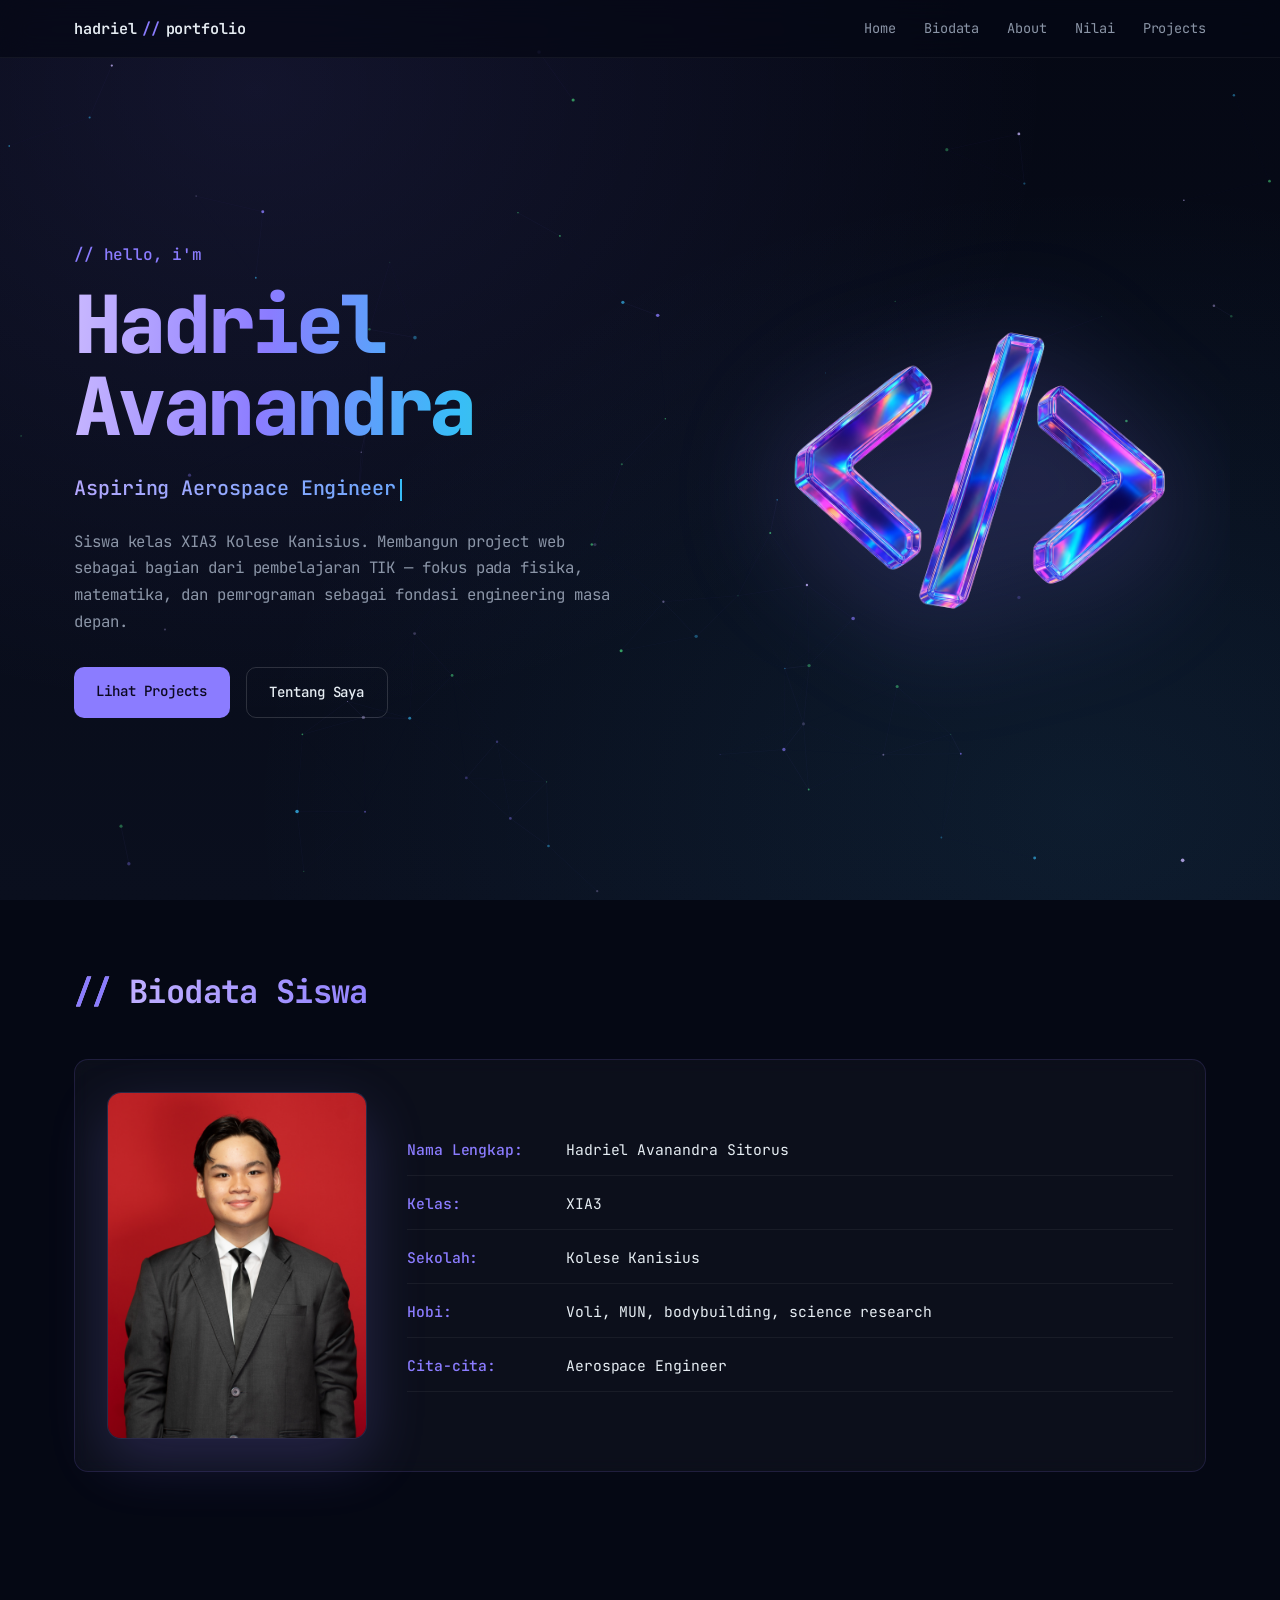
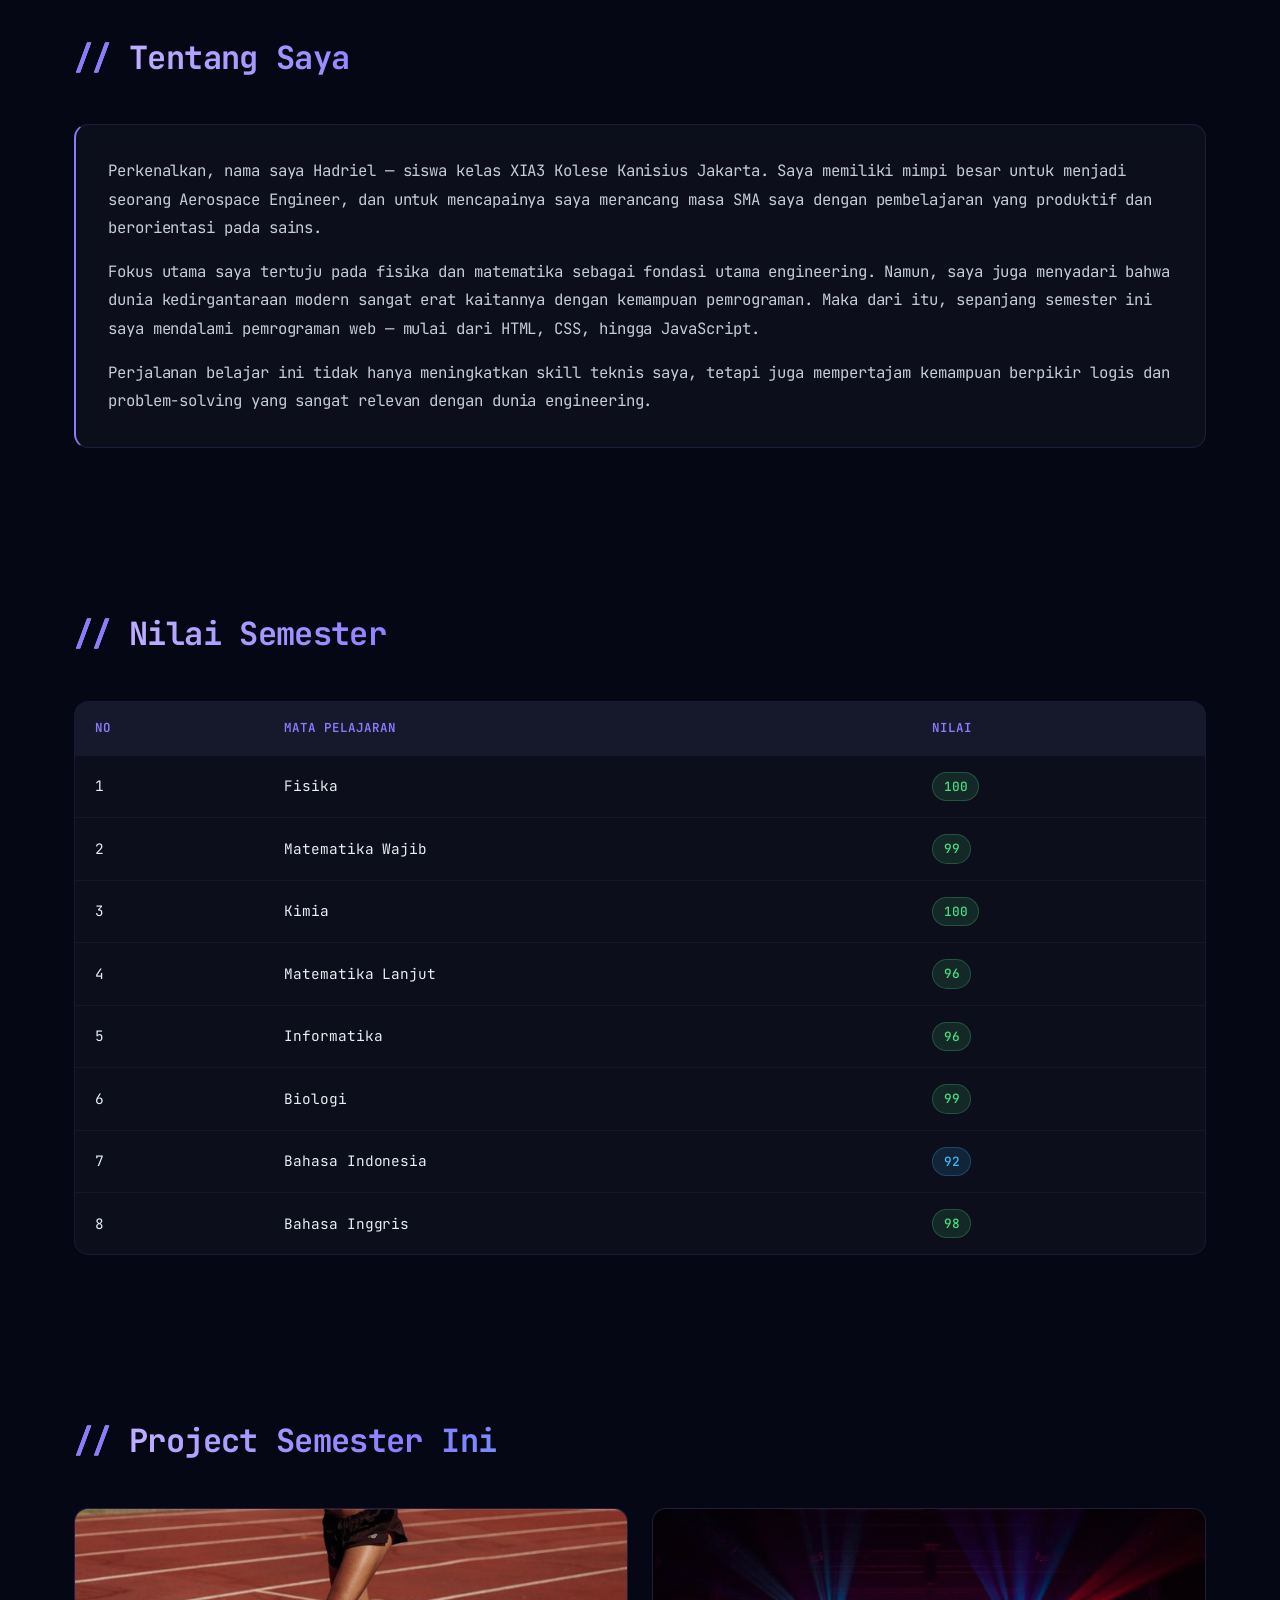
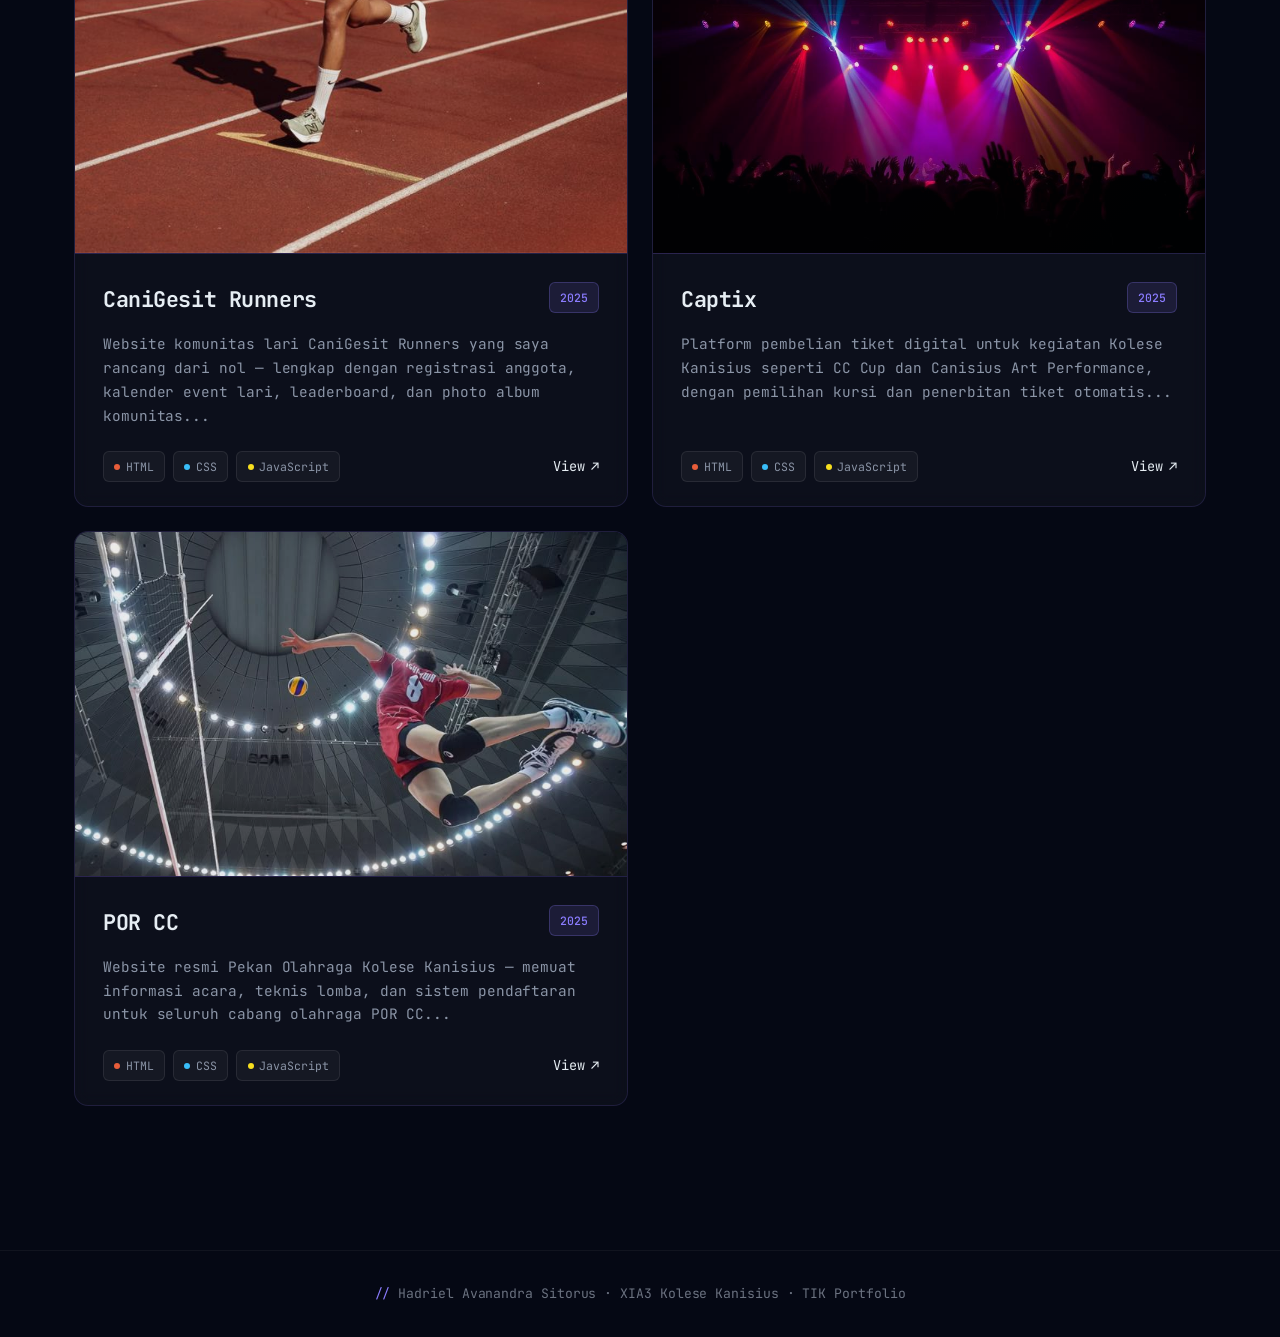
<file: index.html>
<!DOCTYPE html>
<html lang="id">
<head>
<meta charset="UTF-8" />
<meta name="viewport" content="width=device-width, initial-scale=1.0" />
<title>Hadriel | Portfolio TIK XIA3</title>
<link rel="preconnect" href="https://fonts.googleapis.com">
<link rel="preconnect" href="https://fonts.gstatic.com" crossorigin>
<link href="https://fonts.googleapis.com/css2?family=JetBrains+Mono:wght@400;500;600;700;800&display=swap" rel="stylesheet">
<link rel="stylesheet" href="style.css" />
</head>
<body>

<canvas id="particles" aria-hidden="true"></canvas>

<nav class="nav">
  <div class="nav-inner">
    <a href="#home" class="brand">hadriel<span>//</span>portfolio</a>
    <ul class="nav-links">
      <li><a href="#home">Home</a></li>
      <li><a href="#biodata">Biodata</a></li>
      <li><a href="#about">About</a></li>
      <li><a href="#nilai">Nilai</a></li>
      <li><a href="#projects">Projects</a></li>
    </ul>
  </div>
</nav>

<header id="home" class="hero">
  <div class="hero-content">
    <p class="hero-eyebrow">// hello, i'm</p>
    <h1>Hadriel Avanandra</h1>
    <p class="hero-tagline">Aspiring Aerospace Engineer<span class="cursor"></span></p>
    <p class="lead">Siswa kelas XIA3 Kolese Kanisius. Membangun project web sebagai bagian dari pembelajaran TIK — fokus pada fisika, matematika, dan pemrograman sebagai fondasi engineering masa depan.</p>
    <div class="cta-group">
      <a href="#projects" class="btn btn-primary">Lihat Projects</a>
      <a href="#biodata" class="btn btn-outline">Tentang Saya</a>
    </div>
  </div>
  <div class="hero-visual">
    <img src="hero-code.png" alt="Holographic code brackets" />
  </div>
</header>

<section id="biodata">
  <h2 class="section-title">Biodata Siswa</h2>
  <div class="card">
    <div class="biodata-grid">
      <div class="photo-frame">
        <img src="pasfoto.jpg" alt="Foto Hadriel Avanandra Sitorus" />
      </div>
      <ul class="biodata-list">
        <li><span class="label">Nama Lengkap:</span> Hadriel Avanandra Sitorus</li>
        <li><span class="label">Kelas:</span> XIA3</li>
        <li><span class="label">Sekolah:</span> Kolese Kanisius</li>
        <li><span class="label">Hobi:</span> Voli, MUN, bodybuilding, science research</li>
        <li><span class="label">Cita-cita:</span> Aerospace Engineer</li>
      </ul>
    </div>
  </div>
</section>

<section id="about">
  <h2 class="section-title">Tentang Saya</h2>
  <div class="card about-card">
    <p>Perkenalkan, nama saya Hadriel — siswa kelas XIA3 Kolese Kanisius Jakarta. Saya memiliki mimpi besar untuk menjadi seorang Aerospace Engineer, dan untuk mencapainya saya merancang masa SMA saya dengan pembelajaran yang produktif dan berorientasi pada sains.</p>
    <p>Fokus utama saya tertuju pada fisika dan matematika sebagai fondasi utama engineering. Namun, saya juga menyadari bahwa dunia kedirgantaraan modern sangat erat kaitannya dengan kemampuan pemrograman. Maka dari itu, sepanjang semester ini saya mendalami pemrograman web — mulai dari HTML, CSS, hingga JavaScript.</p>
    <p>Perjalanan belajar ini tidak hanya meningkatkan skill teknis saya, tetapi juga mempertajam kemampuan berpikir logis dan problem-solving yang sangat relevan dengan dunia engineering.</p>
  </div>
</section>

<section id="nilai">
  <h2 class="section-title">Nilai Semester</h2>
  <div class="table-wrap">
    <table>
      <thead>
        <tr><th>No</th><th>Mata Pelajaran</th><th>Nilai</th></tr>
      </thead>
      <tbody>
        <tr><td>1</td><td>Fisika</td><td><span class="badge high">100</span></td></tr>
        <tr><td>2</td><td>Matematika Wajib</td><td><span class="badge high">99</span></td></tr>
        <tr><td>3</td><td>Kimia</td><td><span class="badge high">100</span></td></tr>
        <tr><td>4</td><td>Matematika Lanjut</td><td><span class="badge high">96</span></td></tr>
        <tr><td>5</td><td>Informatika</td><td><span class="badge high">96</span></td></tr>
        <tr><td>6</td><td>Biologi</td><td><span class="badge high">99</span></td></tr>
        <tr><td>7</td><td>Bahasa Indonesia</td><td><span class="badge mid">92</span></td></tr>
        <tr><td>8</td><td>Bahasa Inggris</td><td><span class="badge high">98</span></td></tr>
      </tbody>
    </table>
  </div>
</section>

<section id="projects">
  <h2 class="section-title">Project Semester Ini</h2>
  <div class="projects-grid">

    <article class="card project-card">
      <div class="project-thumb">
        <img src="lari.jpg" alt="CaniGesit Runners" loading="lazy" />
      </div>
      <div class="project-body">
        <div class="project-head">
          <h3>CaniGesit Runners</h3>
          <span class="year-badge">2025</span>
        </div>
        <p>Website komunitas lari CaniGesit Runners yang saya rancang dari nol — lengkap dengan registrasi anggota, kalender event lari, leaderboard, dan photo album komunitas...</p>
        <div class="project-foot">
          <div class="tag-row">
            <span class="tag html">HTML</span>
            <span class="tag css">CSS</span>
            <span class="tag js">JavaScript</span>
          </div>
          <a href="project1.html" class="view-link">View <span class="arrow">↗</span></a>
        </div>
      </div>
    </article>

    <article class="card project-card">
      <div class="project-thumb">
        <img src="img-concert.jpg" alt="Captix" loading="lazy" />
      </div>
      <div class="project-body">
        <div class="project-head">
          <h3>Captix</h3>
          <span class="year-badge">2025</span>
        </div>
        <p>Platform pembelian tiket digital untuk kegiatan Kolese Kanisius seperti CC Cup dan Canisius Art Performance, dengan pemilihan kursi dan penerbitan tiket otomatis...</p>
        <div class="project-foot">
          <div class="tag-row">
            <span class="tag html">HTML</span>
            <span class="tag css">CSS</span>
            <span class="tag js">JavaScript</span>
          </div>
          <a href="project2.html" class="view-link">View <span class="arrow">↗</span></a>
        </div>
      </div>
    </article>

    <article class="card project-card">
      <div class="project-thumb">
        <img src="japanvoli.jpg" alt="POR CC" loading="lazy" />
      </div>
      <div class="project-body">
        <div class="project-head">
          <h3>POR CC</h3>
          <span class="year-badge">2025</span>
        </div>
        <p>Website resmi Pekan Olahraga Kolese Kanisius — memuat informasi acara, teknis lomba, dan sistem pendaftaran untuk seluruh cabang olahraga POR CC...</p>
        <div class="project-foot">
          <div class="tag-row">
            <span class="tag html">HTML</span>
            <span class="tag css">CSS</span>
            <span class="tag js">JavaScript</span>
          </div>
          <a href="project3.html" class="view-link">View <span class="arrow">↗</span></a>
        </div>
      </div>
    </article>

  </div>
</section>

<footer>
  Hadriel Avanandra Sitorus · XIA3 Kolese Kanisius · TIK Portfolio
</footer>

<script src="script.js"></script>
</body>
</html>
</file>
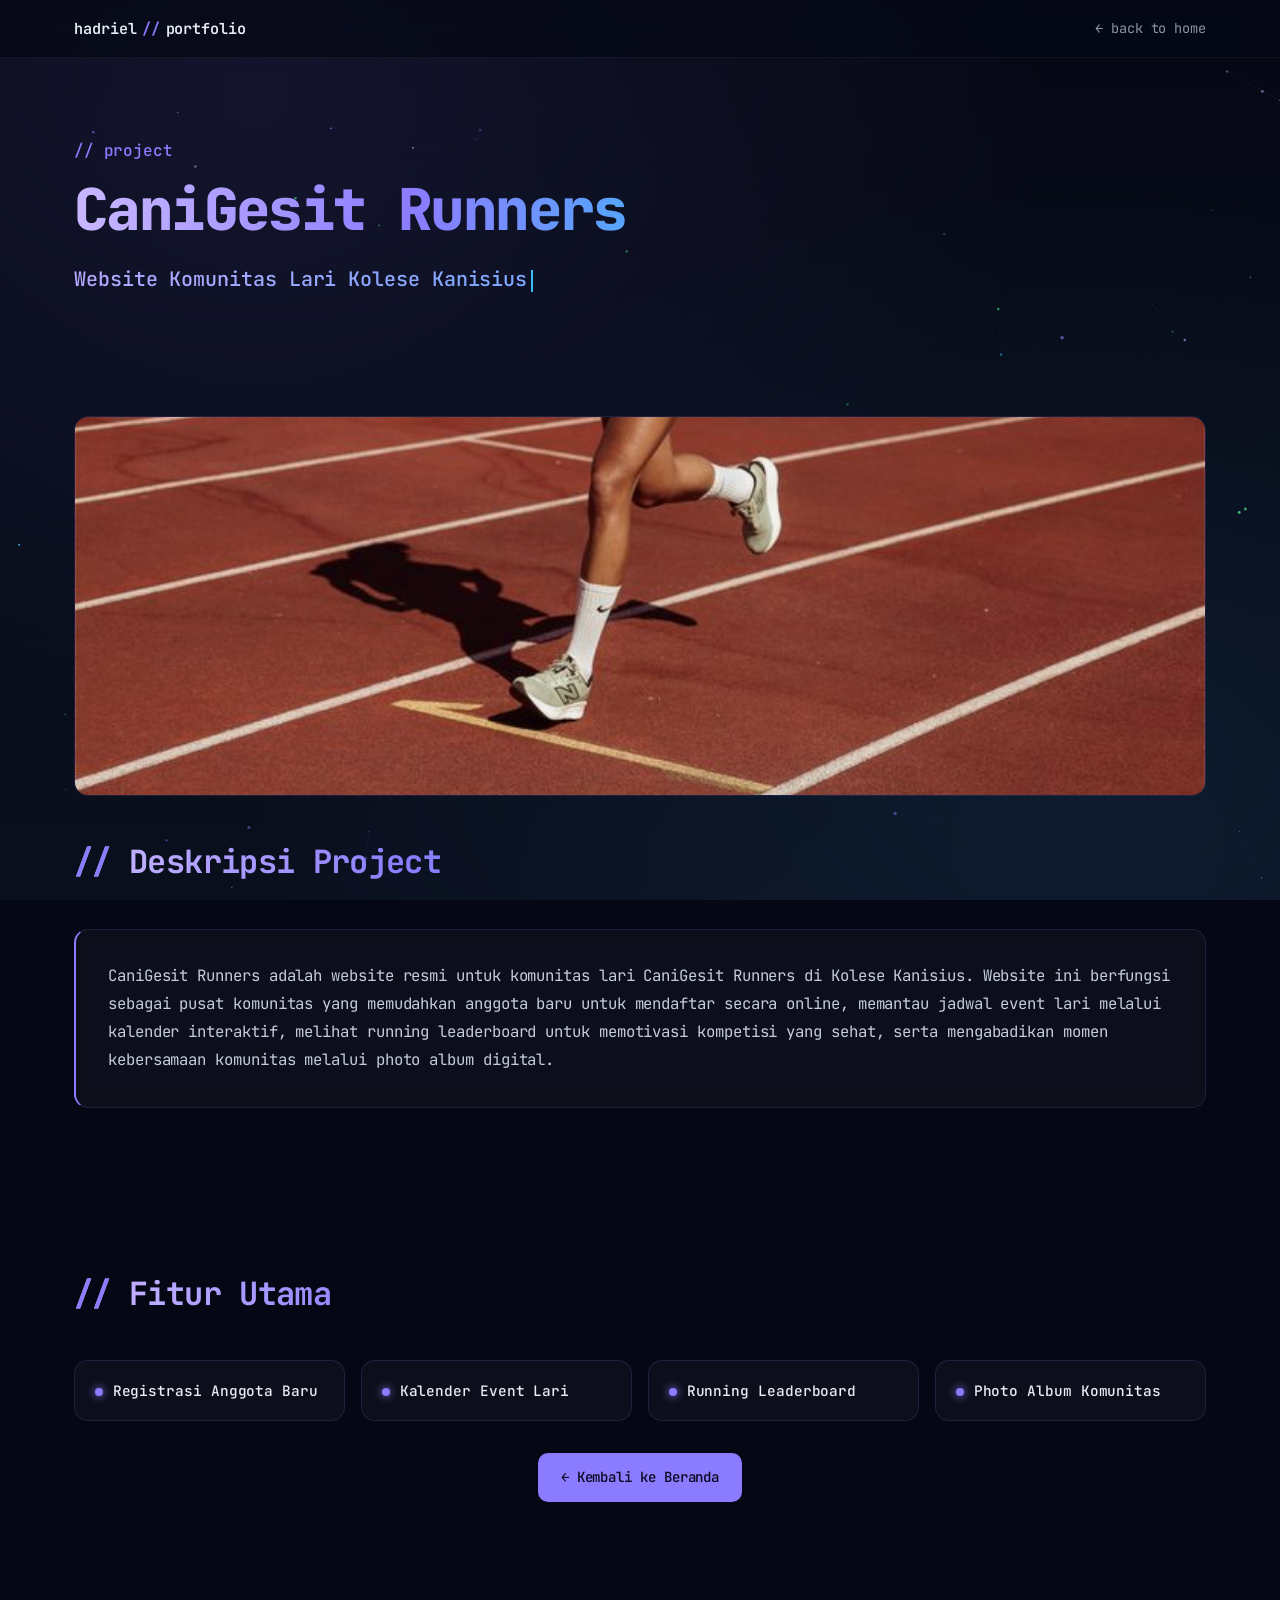
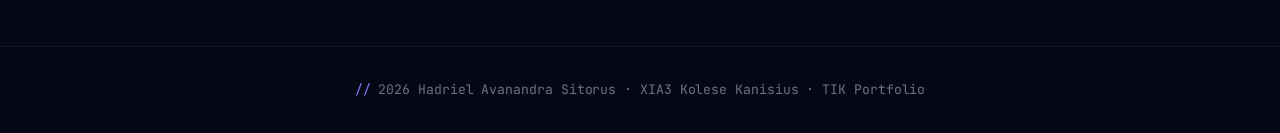
<file: project1.html>
<!DOCTYPE html>
<html lang="id">
<head>
<meta charset="UTF-8" />
<meta name="viewport" content="width=device-width, initial-scale=1.0" />
<title>CaniGesit Runners | Portfolio Hadriel</title>
<link rel="preconnect" href="https://fonts.googleapis.com">
<link rel="preconnect" href="https://fonts.gstatic.com" crossorigin>
<link href="https://fonts.googleapis.com/css2?family=JetBrains+Mono:wght@400;500;600;700;800&display=swap" rel="stylesheet">
<link rel="stylesheet" href="style.css" />
</head>
<body>

<canvas id="particles" aria-hidden="true"></canvas>

<nav class="nav">
  <div class="nav-inner">
    <a href="index.html" class="brand">hadriel<span>//</span>portfolio</a>
    <a href="index.html" class="back-btn">← back to home</a>
  </div>
</nav>

<header class="hero" style="grid-template-columns:1fr; min-height:auto; padding-top:5rem; padding-bottom:1rem;">
  <div class="hero-content">
    <p class="hero-eyebrow">// project</p>
    <h1 class="smaller">CaniGesit Runners</h1>
    <p class="hero-tagline">Website Komunitas Lari Kolese Kanisius<span class="cursor"></span></p>
  </div>
</header>

<section>
  <img src="lari.jpg" alt="CaniGesit Runners" class="project-hero-img" loading="lazy" />
  <h2 class="section-title">Deskripsi Project</h2>
  <div class="card about-card">
    <p>CaniGesit Runners adalah website resmi untuk komunitas lari CaniGesit Runners di Kolese Kanisius. Website ini berfungsi sebagai pusat komunitas yang memudahkan anggota baru untuk mendaftar secara online, memantau jadwal event lari melalui kalender interaktif, melihat running leaderboard untuk memotivasi kompetisi yang sehat, serta mengabadikan momen kebersamaan komunitas melalui photo album digital.</p>
  </div>
</section>

<section>
  <h2 class="section-title">Fitur Utama</h2>
  <div class="features-grid">
    <div class="feature-chip"><span class="dot"></span><strong>Registrasi Anggota Baru</strong></div>
    <div class="feature-chip"><span class="dot"></span><strong>Kalender Event Lari</strong></div>
    <div class="feature-chip"><span class="dot"></span><strong>Running Leaderboard</strong></div>
    <div class="feature-chip"><span class="dot"></span><strong>Photo Album Komunitas</strong></div>
  </div>
  <div class="center mt-2">
    <a href="index.html" class="btn btn-primary">← Kembali ke Beranda</a>
  </div>
</section>

<footer>
  2026 Hadriel Avanandra Sitorus · XIA3 Kolese Kanisius · TIK Portfolio
</footer>

<script src="script.js"></script>
</body>
</html>
</file>
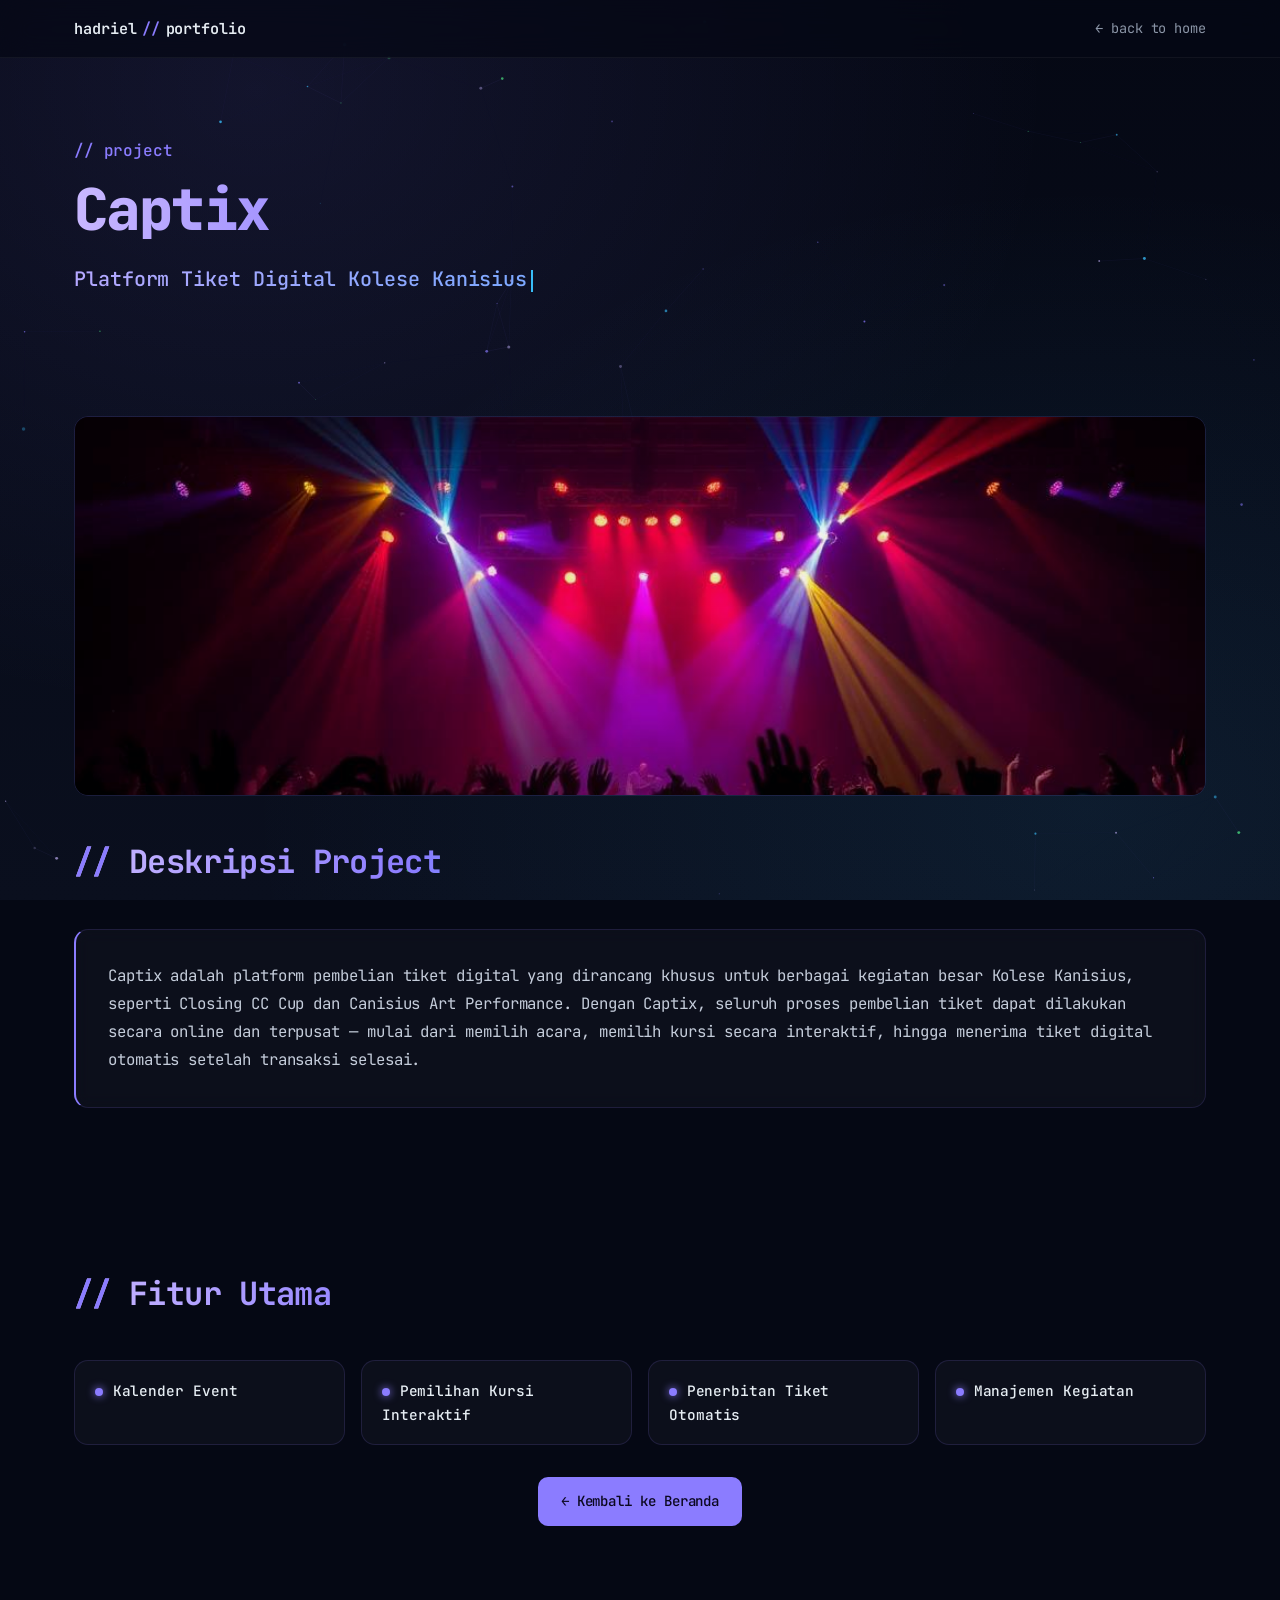
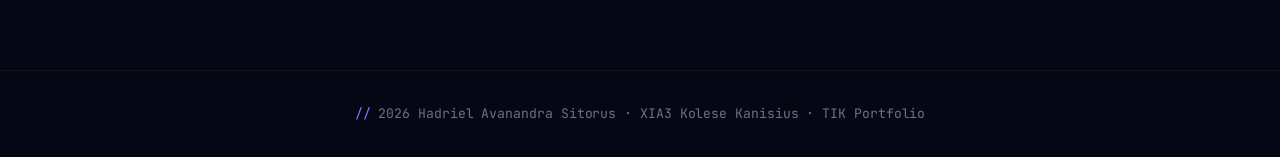
<file: project2.html>
<!DOCTYPE html>
<html lang="id">
<head>
<meta charset="UTF-8" />
<meta name="viewport" content="width=device-width, initial-scale=1.0" />
<title>Captix | Portfolio Hadriel</title>
<link rel="preconnect" href="https://fonts.googleapis.com">
<link rel="preconnect" href="https://fonts.gstatic.com" crossorigin>
<link href="https://fonts.googleapis.com/css2?family=JetBrains+Mono:wght@400;500;600;700;800&display=swap" rel="stylesheet">
<link rel="stylesheet" href="style.css" />
</head>
<body>

<canvas id="particles" aria-hidden="true"></canvas>

<nav class="nav">
  <div class="nav-inner">
    <a href="index.html" class="brand">hadriel<span>//</span>portfolio</a>
    <a href="index.html" class="back-btn">← back to home</a>
  </div>
</nav>

<header class="hero" style="grid-template-columns:1fr; min-height:auto; padding-top:5rem; padding-bottom:1rem;">
  <div class="hero-content">
    <p class="hero-eyebrow">// project</p>
    <h1 class="smaller">Captix</h1>
    <p class="hero-tagline">Platform Tiket Digital Kolese Kanisius<span class="cursor"></span></p>
  </div>
</header>

<section>
  <img src="img-concert.jpg" alt="Captix" class="project-hero-img" loading="lazy" />
  <h2 class="section-title">Deskripsi Project</h2>
  <div class="card about-card">
    <p>Captix adalah platform pembelian tiket digital yang dirancang khusus untuk berbagai kegiatan besar Kolese Kanisius, seperti Closing CC Cup dan Canisius Art Performance. Dengan Captix, seluruh proses pembelian tiket dapat dilakukan secara online dan terpusat — mulai dari memilih acara, memilih kursi secara interaktif, hingga menerima tiket digital otomatis setelah transaksi selesai.</p>
  </div>
</section>

<section>
  <h2 class="section-title">Fitur Utama</h2>
  <div class="features-grid">
    <div class="feature-chip"><span class="dot"></span><strong>Kalender Event</strong></div>
    <div class="feature-chip"><span class="dot"></span><strong>Pemilihan Kursi Interaktif</strong></div>
    <div class="feature-chip"><span class="dot"></span><strong>Penerbitan Tiket Otomatis</strong></div>
    <div class="feature-chip"><span class="dot"></span><strong>Manajemen Kegiatan</strong></div>
  </div>
  <div class="center mt-2">
    <a href="index.html" class="btn btn-primary">← Kembali ke Beranda</a>
  </div>
</section>

<footer>
  2026 Hadriel Avanandra Sitorus · XIA3 Kolese Kanisius · TIK Portfolio
</footer>

<script src="script.js"></script>
</body>
</html>
</file>
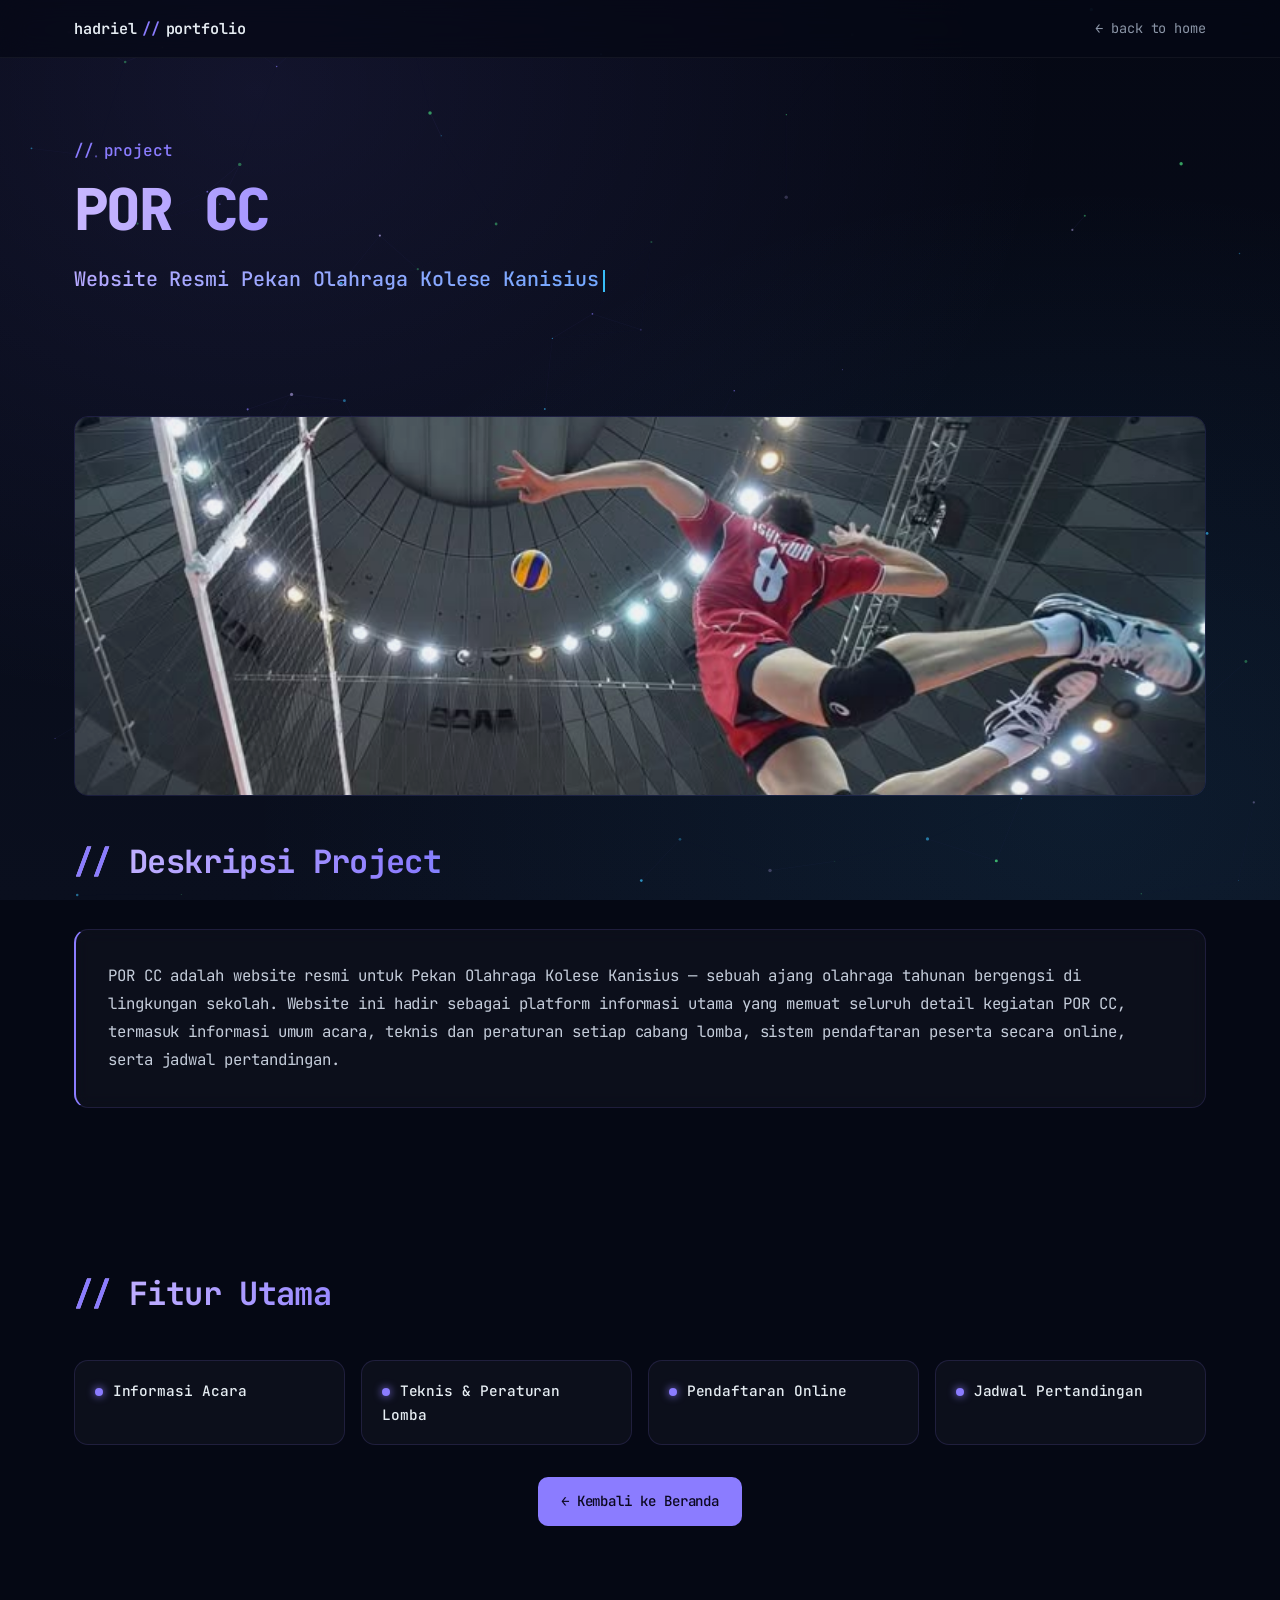
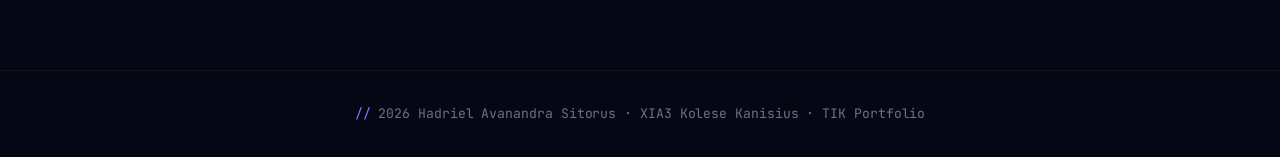
<file: project3.html>
<!DOCTYPE html>
<html lang="id">
<head>
<meta charset="UTF-8" />
<meta name="viewport" content="width=device-width, initial-scale=1.0" />
<title>POR CC | Portfolio Hadriel</title>
<link rel="preconnect" href="https://fonts.googleapis.com">
<link rel="preconnect" href="https://fonts.gstatic.com" crossorigin>
<link href="https://fonts.googleapis.com/css2?family=JetBrains+Mono:wght@400;500;600;700;800&display=swap" rel="stylesheet">
<link rel="stylesheet" href="style.css" />
</head>
<body>

<canvas id="particles" aria-hidden="true"></canvas>

<nav class="nav">
  <div class="nav-inner">
    <a href="index.html" class="brand">hadriel<span>//</span>portfolio</a>
    <a href="index.html" class="back-btn">← back to home</a>
  </div>
</nav>

<header class="hero" style="grid-template-columns:1fr; min-height:auto; padding-top:5rem; padding-bottom:1rem;">
  <div class="hero-content">
    <p class="hero-eyebrow">// project</p>
    <h1 class="smaller">POR CC</h1>
    <p class="hero-tagline">Website Resmi Pekan Olahraga Kolese Kanisius<span class="cursor"></span></p>
  </div>
</header>

<section>
  <img src="japanvoli.jpg" alt="POR CC" class="project-hero-img" loading="lazy" />
  <h2 class="section-title">Deskripsi Project</h2>
  <div class="card about-card">
    <p>POR CC adalah website resmi untuk Pekan Olahraga Kolese Kanisius — sebuah ajang olahraga tahunan bergengsi di lingkungan sekolah. Website ini hadir sebagai platform informasi utama yang memuat seluruh detail kegiatan POR CC, termasuk informasi umum acara, teknis dan peraturan setiap cabang lomba, sistem pendaftaran peserta secara online, serta jadwal pertandingan.</p>
  </div>
</section>

<section>
  <h2 class="section-title">Fitur Utama</h2>
  <div class="features-grid">
    <div class="feature-chip"><span class="dot"></span><strong>Informasi Acara</strong></div>
    <div class="feature-chip"><span class="dot"></span><strong>Teknis & Peraturan Lomba</strong></div>
    <div class="feature-chip"><span class="dot"></span><strong>Pendaftaran Online</strong></div>
    <div class="feature-chip"><span class="dot"></span><strong>Jadwal Pertandingan</strong></div>
  </div>
  <div class="center mt-2">
    <a href="index.html" class="btn btn-primary">← Kembali ke Beranda</a>
  </div>
</section>

<footer>
  2026 Hadriel Avanandra Sitorus · XIA3 Kolese Kanisius · TIK Portfolio
</footer>

<script src="script.js"></script>
</body>
</html>
</file>
<file: style.css>
/* Portfolio Hadriel Avanandra — Lewis Hadden inspired */
:root {
  --bg: #050814;
  --bg-2: #0a0f1e;
  --surface: rgba(255,255,255,0.03);
  --surface-2: rgba(255,255,255,0.05);
  --surface-border: rgba(139,124,255,0.15);
  --text: #e6edf3;
  --muted: #8b95a7;
  --comment: #6b7280;
  --accent: #8b7cff;
  --accent-2: #38bdf8;
  --accent-3: #4ade80;
  --grad-text: linear-gradient(95deg, #c9b8ff 0%, #8b7cff 30%, #38bdf8 60%, #4ade80 100%);
  --grad-text-2: linear-gradient(95deg, #b5a8ff, #6ea8ff, #4ade80);
  --radius: 14px;
  --maxw: 1180px;
  --font-mono: 'JetBrains Mono', ui-monospace, 'SF Mono', Menlo, monospace;
  --font-sans: 'JetBrains Mono', ui-monospace, 'SF Mono', Menlo, monospace;
}

* { box-sizing: border-box; margin: 0; padding: 0; }
html { scroll-behavior: smooth; }
body {
  font-family: var(--font-mono);
  background: var(--bg);
  color: var(--text);
  line-height: 1.65;
  min-height: 100vh;
  overflow-x: hidden;
  font-size: 15px;
  letter-spacing: -0.005em;
}

/* Particle canvas background */
#particles {
  position: fixed; inset: 0;
  width: 100vw; height: 100vh;
  z-index: -2;
  pointer-events: none;
  background:
    radial-gradient(ellipse at 20% 10%, rgba(139,124,255,0.10), transparent 55%),
    radial-gradient(ellipse at 85% 90%, rgba(56,189,248,0.08), transparent 55%),
    linear-gradient(180deg, #050814 0%, #0a0f1e 100%);
}

/* Nav */
.nav {
  position: sticky; top: 0; z-index: 50;
  backdrop-filter: blur(14px);
  background: rgba(5,8,20,0.7);
  border-bottom: 1px solid rgba(255,255,255,0.05);
}
.nav-inner {
  max-width: var(--maxw); margin: 0 auto;
  display: flex; align-items: center; justify-content: space-between;
  padding: 1rem 1.5rem;
}
.brand { font-family: var(--font-mono); font-weight: 600; font-size: 0.95rem; color: var(--text); text-decoration: none; }
.brand span { color: var(--accent); margin: 0 .35rem; }
.nav-links { display: flex; gap: 1.75rem; list-style: none; flex-wrap: wrap; }
.nav-links a {
  color: var(--muted); text-decoration: none; font-weight: 400;
  font-size: 0.85rem; transition: color .2s;
}
.nav-links a:hover, .nav-links a.active { color: var(--text); }
.back-btn {
  color: var(--muted); text-decoration: none; font-weight: 400;
  font-size: 0.85rem; transition: color .2s;
}
.back-btn:hover { color: var(--text); }

/* Layout */
section { padding: 5rem 1.5rem; max-width: var(--maxw); margin: 0 auto; scroll-margin-top: 80px; }
.section-title {
  font-family: var(--font-mono);
  font-size: clamp(1.5rem, 2.6vw, 2rem);
  margin-bottom: 2.5rem; font-weight: 700;
  letter-spacing: -0.02em;
  background: var(--grad-text);
  -webkit-background-clip: text; background-clip: text;
  color: transparent;
}
.section-title::before {
  content: "// ";
  color: var(--accent);
  -webkit-text-fill-color: var(--accent);
}

/* Hero */
.hero {
  position: relative;
  min-height: 92vh;
  display: grid;
  grid-template-columns: 1.4fr 1fr;
  align-items: center;
  gap: 2rem;
  max-width: var(--maxw);
  margin: 0 auto;
  padding: 4rem 1.5rem 3rem;
  overflow: hidden;
}
.hero-content { position: relative; z-index: 1; }
.hero-eyebrow {
  font-family: var(--font-mono);
  color: var(--accent);
  font-size: 1rem;
  font-weight: 500;
  margin-bottom: 1rem;
  letter-spacing: -0.01em;
}
.hero h1 {
  font-family: var(--font-mono);
  font-size: clamp(2.4rem, 6.5vw, 5rem);
  font-weight: 800;
  letter-spacing: -0.045em;
  line-height: 1.02;
  background: var(--grad-text);
  -webkit-background-clip: text; background-clip: text;
  color: transparent;
  margin-bottom: 1.5rem;
}
.hero h1.smaller { font-size: clamp(2rem, 5vw, 3.6rem); }
.hero-tagline {
  font-family: var(--font-mono);
  font-size: clamp(1rem, 1.6vw, 1.25rem);
  font-weight: 500;
  margin-bottom: 1.5rem;
  background: var(--grad-text-2);
  -webkit-background-clip: text; background-clip: text;
  color: transparent;
}
.hero-tagline .cursor {
  display: inline-block;
  width: 2px; height: 1.1em;
  background: var(--accent-2);
  margin-left: 4px;
  vertical-align: text-bottom;
  animation: blink 1s steps(2) infinite;
}
@keyframes blink { 50% { opacity: 0; } }
.hero p.lead {
  color: var(--muted); font-size: 0.98rem; max-width: 540px;
  margin-bottom: 2rem; line-height: 1.7;
}
.hero-visual {
  position: relative;
  display: flex; align-items: center; justify-content: center;
  z-index: 1;
}
.hero-visual img {
  width: 100%; max-width: 460px; height: auto;
  animation: floaty 8s ease-in-out infinite;
  filter: drop-shadow(0 20px 60px rgba(139,124,255,0.35));
}
@keyframes floaty {
  0%, 100% { transform: translateY(0) rotate(0deg); }
  50% { transform: translateY(-18px) rotate(-2deg); }
}

.cta-group { display: flex; gap: 1rem; flex-wrap: wrap; }
.btn {
  display: inline-block; padding: .8rem 1.4rem;
  border-radius: 10px; font-weight: 500; text-decoration: none;
  transition: transform .2s, box-shadow .2s, background .2s, color .2s;
  font-size: 0.88rem; cursor: pointer; border: none;
  font-family: var(--font-mono);
}
.btn-primary {
  background: var(--accent); color: #0b0820;
}
.btn-primary:hover { transform: translateY(-2px); box-shadow: 0 10px 30px rgba(139,124,255,0.45); }
.btn-outline {
  background: transparent; color: var(--text);
  border: 1px solid rgba(255,255,255,0.15);
}
.btn-outline:hover { border-color: var(--accent); color: var(--accent); }

/* Cards */
.card {
  background: var(--surface);
  backdrop-filter: blur(8px);
  border: 1px solid var(--surface-border);
  border-radius: var(--radius);
  padding: 2rem;
}

/* Biodata */
.biodata-grid {
  display: grid;
  grid-template-columns: 260px 1fr;
  gap: 2.5rem; align-items: center;
}
.photo-frame {
  width: 100%;
  aspect-ratio: 3/4;
  border-radius: var(--radius);
  overflow: hidden;
  border: 1px solid var(--surface-border);
  background: var(--surface-2);
  box-shadow: 0 20px 60px rgba(139,124,255,0.2);
}
.photo-frame img { width: 100%; height: 100%; object-fit: cover; display: block; }
.biodata-list { list-style: none; display: grid; gap: 1rem; }
.biodata-list li {
  padding-bottom: .8rem; border-bottom: 1px solid rgba(255,255,255,0.05);
  font-size: 0.92rem;
}
.biodata-list .label {
  color: var(--accent); font-weight: 500;
  display: inline-block; min-width: 150px;
}

/* About */
.about-card {
  border-left: 2px solid var(--accent);
  font-size: 0.98rem; color: #c4ccda;
  line-height: 1.8;
}
.about-card p + p { margin-top: 1rem; }

/* Table */
.table-wrap { overflow-x: auto; border-radius: var(--radius); border: 1px solid var(--surface-border); }
table {
  width: 100%; border-collapse: collapse;
  background: var(--surface);
  min-width: 480px;
  font-family: var(--font-mono);
  font-size: 0.9rem;
}
th, td { padding: 1rem 1.25rem; text-align: left; }
thead { background: rgba(139,124,255,0.08); }
th { color: var(--accent); font-weight: 600; font-size: 0.78rem; letter-spacing: .08em; text-transform: uppercase; }
tbody tr { border-top: 1px solid rgba(255,255,255,0.04); transition: background .2s; }
tbody tr:hover { background: rgba(139,124,255,0.05); }
.badge {
  font-family: var(--font-mono);
  display: inline-block; padding: .2rem .65rem;
  border-radius: 999px; font-weight: 500; font-size: .8rem;
}
.badge.high {
  background: rgba(74,222,128,0.12); color: var(--accent-3);
  border: 1px solid rgba(74,222,128,0.25);
}
.badge.mid {
  background: rgba(56,189,248,0.12); color: var(--accent-2);
  border: 1px solid rgba(56,189,248,0.25);
}

/* Project cards — Lewis Hadden style */
.projects-grid {
  display: grid;
  grid-template-columns: repeat(2, 1fr);
  gap: 1.5rem;
}
.project-card {
  position: relative;
  display: flex; flex-direction: column;
  padding: 0;
  overflow: hidden;
  transition: transform .35s, border-color .35s;
  text-decoration: none;
  color: inherit;
}
.project-card:hover {
  transform: translateY(-6px);
  border-color: rgba(139,124,255,0.4);
}
.project-thumb {
  position: relative;
  width: 100%;
  aspect-ratio: 16/10;
  background: linear-gradient(135deg, #1a1530, #0a0f1e);
  overflow: hidden;
  border-bottom: 1px solid var(--surface-border);
}
.project-thumb img {
  width: 100%; height: 100%;
  object-fit: cover;
  transition: transform .6s ease;
  opacity: 0.92;
}
.project-card:hover .project-thumb img { transform: scale(1.04); opacity: 1; }
.project-body { padding: 1.75rem 1.75rem 1.5rem; flex: 1; display: flex; flex-direction: column; }
.project-head {
  display: flex; align-items: flex-start; justify-content: space-between;
  gap: 1rem; margin-bottom: .9rem;
}
.project-card h3 {
  font-family: var(--font-mono);
  color: var(--text);
  font-size: 1.35rem;
  font-weight: 700;
  letter-spacing: -0.02em;
}
.year-badge {
  font-family: var(--font-mono);
  font-size: 0.72rem;
  padding: .3rem .65rem;
  border-radius: 6px;
  background: rgba(139,124,255,0.12);
  color: var(--accent);
  border: 1px solid rgba(139,124,255,0.25);
  font-weight: 500;
  white-space: nowrap;
  flex-shrink: 0;
}
.project-card p {
  color: var(--muted); flex: 1; font-size: 0.9rem;
  margin-bottom: 1.5rem; line-height: 1.65;
}
.project-foot {
  display: flex; align-items: center; justify-content: space-between;
  gap: 1rem; flex-wrap: wrap;
}
.tag-row { display: flex; gap: .5rem; flex-wrap: wrap; }
.tag {
  font-family: var(--font-mono);
  font-size: 0.72rem;
  padding: .3rem .65rem;
  border-radius: 6px;
  background: rgba(255,255,255,0.04);
  border: 1px solid rgba(255,255,255,0.08);
  color: var(--muted);
  display: inline-flex; align-items: center; gap: .35rem;
}
.tag::before {
  content: ""; width: 6px; height: 6px; border-radius: 50%;
  background: var(--accent);
}
.tag.html::before { background: #e85d3a; }
.tag.css::before { background: #38bdf8; }
.tag.js::before { background: #f7df1e; }
.view-link {
  font-family: var(--font-mono);
  font-size: 0.85rem;
  color: var(--text);
  text-decoration: none;
  transition: color .2s, transform .2s;
  display: inline-flex; align-items: center; gap: .4rem;
}
.view-link:hover { color: var(--accent); }
.view-link .arrow { transition: transform .25s; }
.view-link:hover .arrow { transform: translate(2px, -2px); }

/* Features */
.features-grid {
  display: grid; gap: 1rem;
  grid-template-columns: repeat(auto-fit, minmax(220px, 1fr));
}
.feature-chip {
  background: var(--surface);
  border: 1px solid var(--surface-border);
  border-radius: var(--radius);
  padding: 1.1rem 1.25rem;
  transition: all .25s;
  font-size: 0.9rem;
}
.feature-chip:hover {
  border-color: rgba(139,124,255,0.4);
  transform: translateY(-2px);
}
.feature-chip .dot {
  display: inline-block; width: 8px; height: 8px;
  border-radius: 50%; background: var(--accent);
  margin-right: .6rem;
  box-shadow: 0 0 8px var(--accent);
}
.feature-chip strong { color: var(--text); font-weight: 500; }

/* Project page hero image */
.project-hero-img {
  width: 100%; max-height: 380px; object-fit: cover;
  border-radius: var(--radius); margin-bottom: 2rem;
  border: 1px solid var(--surface-border);
  opacity: 0.95;
}

.center { text-align: center; }
.mt-2 { margin-top: 2rem; }

/* Footer */
footer {
  margin-top: 4rem;
  padding: 2rem 1.5rem;
  text-align: center;
  color: var(--comment);
  font-size: 0.82rem;
  font-family: var(--font-mono);
  border-top: 1px solid rgba(255,255,255,0.05);
}
footer::before { content: "// "; color: var(--accent); }

/* Responsive */
@media (max-width: 900px) {
  .hero { grid-template-columns: 1fr; min-height: auto; padding-top: 3rem; }
  .hero-visual { order: -1; }
  .hero-visual img { max-width: 260px; }
  .projects-grid { grid-template-columns: 1fr; }
}
@media (max-width: 800px) {
  .nav-links { gap: 1rem; }
  .nav-links a { font-size: 0.8rem; }
  .biodata-grid { grid-template-columns: 1fr; }
  section { padding: 3.5rem 1.25rem; }
  .biodata-list .label { display: block; min-width: 0; margin-bottom: .2rem; }
}
@media (max-width: 540px) {
  .nav-inner { flex-direction: column; gap: .75rem; padding: .9rem 1rem; }
}

@media (prefers-reduced-motion: reduce) {
  *, *::before, *::after { animation: none !important; transition: none !important; }
}
</file>
